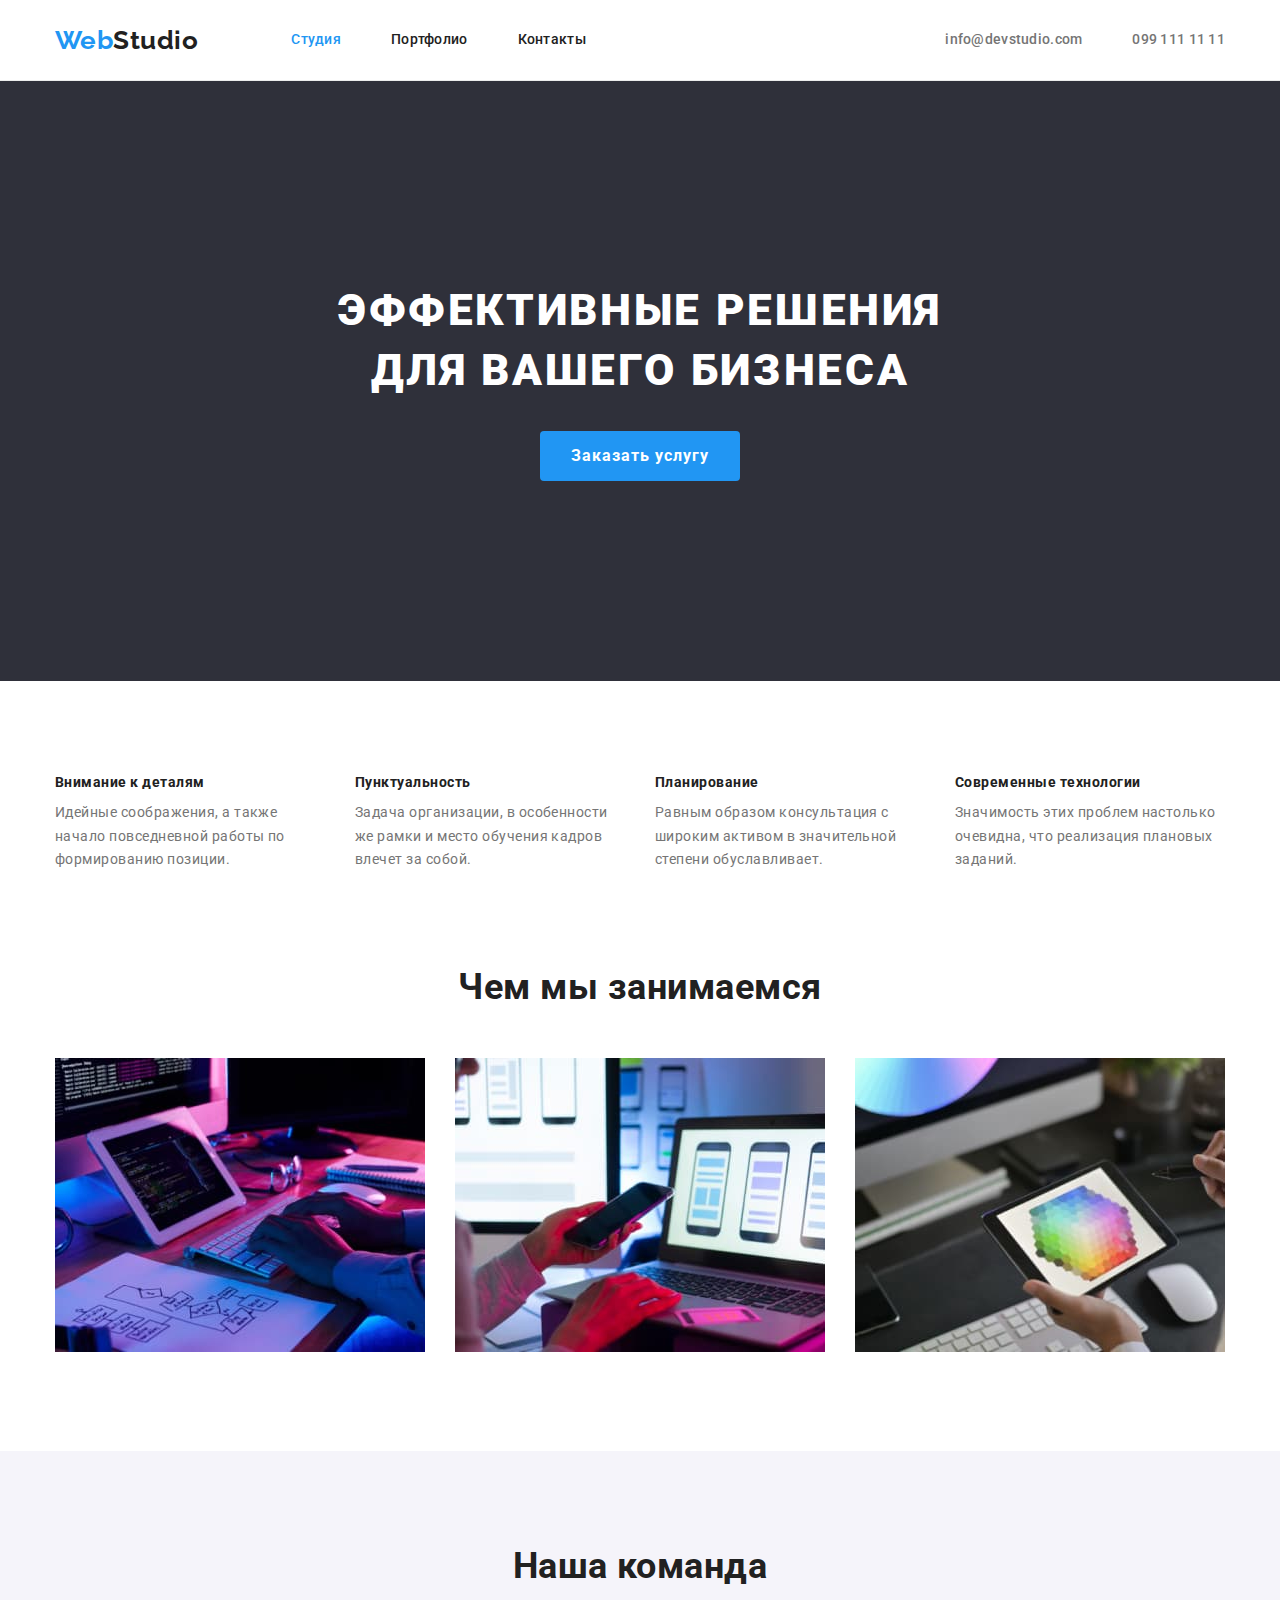
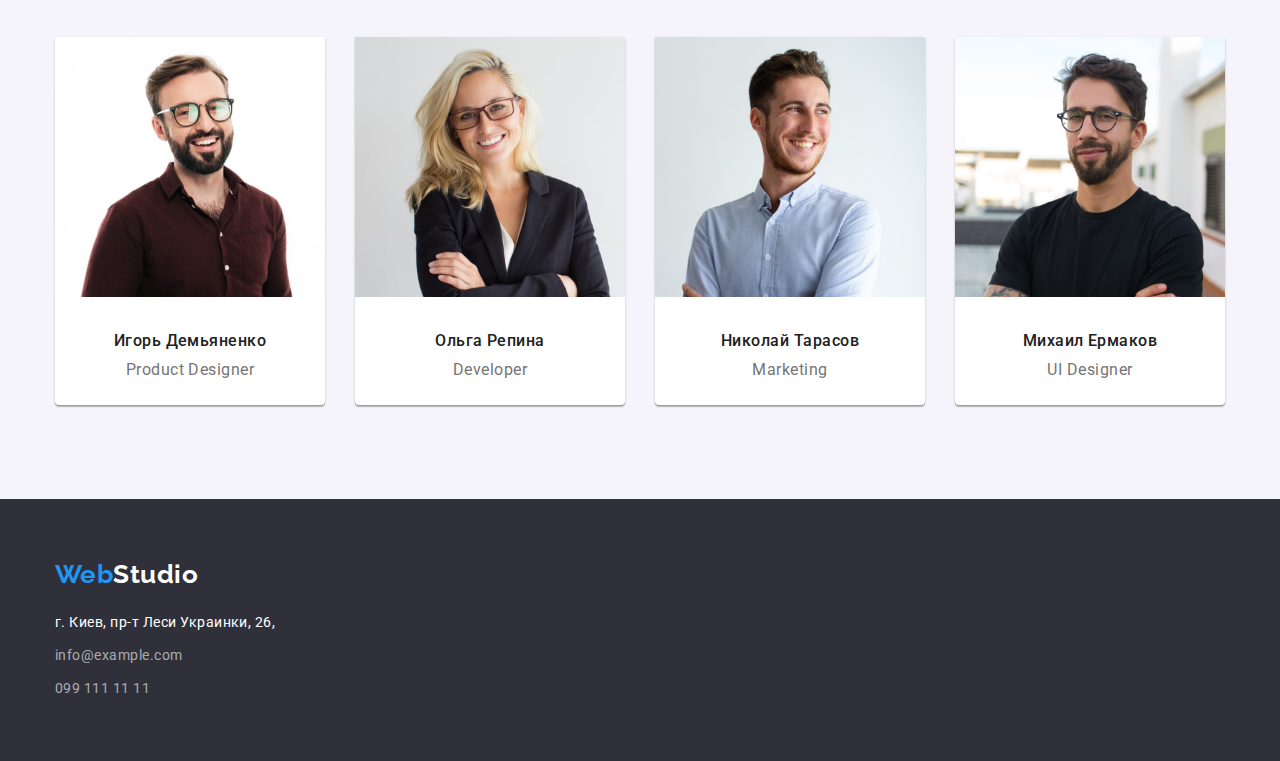
<file: index.html>
<!DOCTYPE html>
<html lang="ru">
  <head class="haeder">
    <meta charset="UTF-8" />
    <meta name="viewport" content="width=device-width, initial-scale=1.0" />
    <title>WebStudio</title>
    <link rel="preconnect" href="https://fonts.googleapis.com" />
    <link rel="preconnect" href="https://fonts.gstatic.com" crossorigin />
    <link
      href="https://fonts.googleapis.com/css2?family=Raleway:wght@700&family=Roboto:wght@400;500;700;900&display=swap"
      rel="stylesheet"
    />
    <link
      rel="stylesheet"
      href="https://cdnjs.cloudflare.com/ajax/libs/modern-normalize/1.1.0/modern-normalize.min.css"
    />
    <link rel="stylesheet" href="./css/styles.css" />
  </head>
  <body>
    <header class="top">
      <div class="container">
        <nav class="proto">
          <a class="logo" href="./index.html"><span class="web-logo">Web</span>Studio</a>
          <ul class="site-nav">
            <li class="item"><a class="link current" href="./index.html"> Студия</a></li>
            <li class="item"><a class="link" href="./portfolio.html"> Портфолио</a></li>
            <li class="item"><a class="link" href=""> Контакты</a></li>
          </ul>
          <ul class="auth-nav">
            <li class="item">
              <a class="link" href="mailto:info&#64;devstudio.com">info&#64;devstudio.com</a>
            </li>
            <li class="item"><a class="link" href="tel:0991111111">099 111 11 11</a></li>
          </ul>
        </nav>
      </div>
    </header>
    <main>
      <div>
        <section class="hero">
          <h1 class="hero-title">
            эффективные решения <br />
            для вашего бизнеса
          </h1>
          <button class="hero-button" type="button">Заказать услугу</button>
        </section>
      </div>
      <section class="section no-padding">
        <div class="container">
          <h2 class="section-title hide">особенности</h2>
          <!--H2 Скрыть при помощи CSS-->
          <ul class="hang-list">
            <li class="item">
              <h3 class="title">Внимание к деталям</h3>
              <p class="text">
                Идейные соображения, а также начало повседневной работы по формированию позиции.
              </p>
            </li>
            <li class="item">
              <h3 class="title">Пунктуальность</h3>
              <p class="text">
                Задача организации, в особенности же рамки и место обучения кадров влечет за собой.
              </p>
            </li>
            <li class="item">
              <h3 class="title">Планирование</h3>
              <p class="text">
                Равным образом консультация с широким активом в значительной степени обуславливает.
              </p>
            </li>
            <li class="item">
              <h3 class="title">Современные технологии</h3>
              <p class="text">
                Значимость этих проблем настолько очевидна, что реализация плановых заданий.
              </p>
            </li>
          </ul>
        </div>
      </section>
      <section class="section">
        <div class="container">
          <h2 class="section-title">Чем мы занимаемся</h2>
          <ul class="wwd-list">
            <li class="item">
              <img
                src="./images/example1.jpg"
                alt="работа на компьютере"
                width="370"
                height="294"
              />
            </li>
            <li class="item">
              <img
                src="./images/example2.jpg"
                alt="работа c мобильными устройствами"
                width="370"
                height="294"
              />
            </li>
            <li class="item">
              <img src="./images/example3.jpg" alt="работа с палитрой" width="370" height="294" />
            </li>
          </ul>
        </div>
      </section>
      <section class="section our-team">
        <div class="container">
          <h2 class="section-title">Наша команда</h2>
          <ul class="team-list">
            <div class="person">
              <li>
                <figure>
                <img
                  class="foto"
                  src="./images/igor.jpg"
                  alt="Игорь Демьяненко"
                  width="270"
                  height="260"
                />
                <figcaption>
                  <h3 class="title">Игорь Демьяненко</h3>
                  <p class="position">Product Designer</p>
                </figcaption>
              </figure>
            </li>
            </div>
            <div class="person">
              <li>
              <figure class="">
                <img
                  class="foto"
                  src="./images/olga.jpg"
                  alt="Ольга Репина"
                  width="270"
                  height="260"
                />
                <figcaption>
                  <h3 class="title">Ольга Репина</h3>
                  <p class="position">Developer</p>
                </figcaption>
              </figure>
            </li>
            </div>
            <div class="person">
              <li>
                <figure class="">
                  <img
                    class="foto"
                    src="./images/nikolay.jpg"
                    alt="Николай Тарасов"
                    width="270"
                    height="260"
                  />
                  <figcaption>
                    <h3 class="title">Николай Тарасов</h3>
                    <p class="position">Marketing</p>
                  </figcaption>
                </figure>
              </li>
            </div>
            <div class="person">
              <li>
              <figure class="">
                <img
                  class="foto"
                  src="./images/michail.jpg"
                  alt="Михаил Ермаков"
                  width="270"
                  height="260"
                />
                <figcaption>
                  <h3 class="title">Михаил Ермаков</h3>
                  <p class="position">UI Designer</p>
                </figcaption>
              </figure>
            </li>
          </ul>
            </div>
        </div>
      </section>
    </main>
    <footer class="footer">
      <div class="container">
        <div class="logobox"><a class="logo" href="./index.html"><span class="web-logo">Web</span>Studio</a></div>
        <address>
          <ul class="footer-list">
            <li class="item">г. Киев, пр-т Леси Украинки, 26,</li>
            <li class="item"><a class="link" href="mailto:info&#64;example.com">info&#64;example.com</a></li>
            <li class="item"><a class="link" href="tel:0991111111">099 111 11 11</a></li>
          </ul>
        </address>
      </div>
    </footer>
  </body>
</html>
</file>
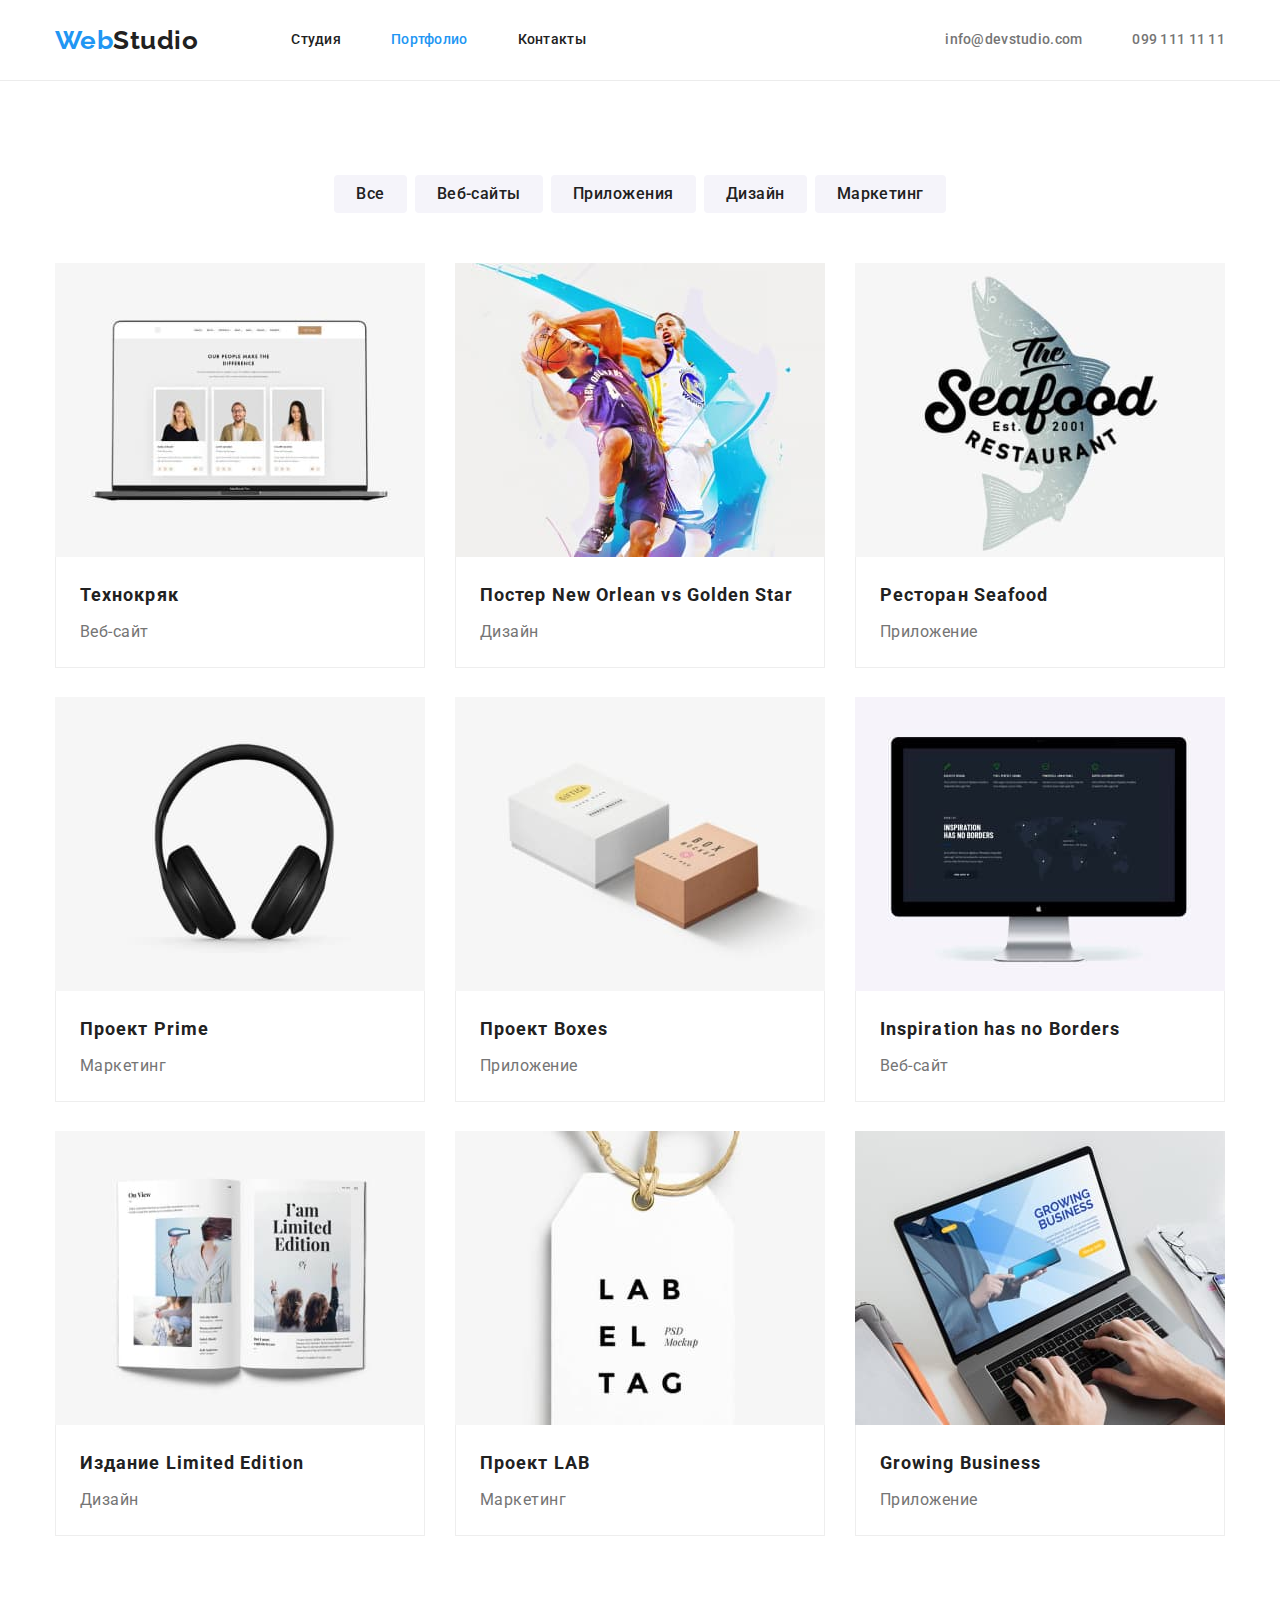
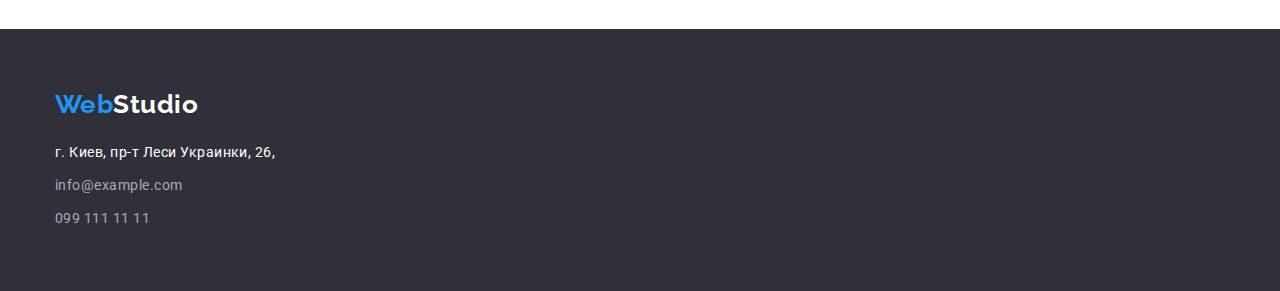
<file: portfolio.html>
<!DOCTYPE html>
<html lang="ru">
  <head class="haeder">
    <meta charset="UTF-8" />
    <meta name="viewport" content="width=device-width, initial-scale=1.0" />
    <title>WebStudio</title>
    <link rel="preconnect" href="https://fonts.googleapis.com" />
    <link rel="preconnect" href="https://fonts.gstatic.com" crossorigin />
    <link
      href="https://fonts.googleapis.com/css2?family=Raleway:wght@700&family=Roboto:wght@400;500;700;900&display=swap"
      rel="stylesheet"
    />
    <link
      rel="stylesheet"
      href="https://cdnjs.cloudflare.com/ajax/libs/modern-normalize/1.1.0/modern-normalize.min.css"
    />
    <link rel="stylesheet" href="./css/styles.css" />
  </head>
  <body>
    <header class="top">
      <div class="container">
        <nav class="proto">
          <a class="logo" href="./index.html"><span class="web-logo">Web</span>Studio</a>
          <ul class="site-nav">
            <li class="item"><a class="link" href="./index.html"> Студия</a></li>
            <li class="item"><a class="link current" href="./portfolio.html"> Портфолио</a></li>
            <li class="item"><a class="link" href=""> Контакты</a></li>
          </ul>
          <ul class="auth-nav">
            <li class="item">
              <a class="link" href="mailto:info&#64;devstudio.com">info&#64;devstudio.com</a>
            </li>
            <li class="item"><a class="link" href="tel:0991111111">099 111 11 11</a></li>
          </ul>
        </nav>
      </div>
    </header>
    <main>
      <section class="section">
        <h1 class="filter hide">Сортировка</h1>
        <!--скрыть потом через CSS-->

        <div class="container">
          <ul class="sorting">
            <li class="sort-butt"><button type="button">Все</button></li>
            <li class="sort-butt"><button type="button">Веб-сайты</button></li>
            <li class="sort-butt"><button type="button">Приложения</button></li>
            <li class="sort-butt"><button type="button">Дизайн</button></li>
            <li class="sort-butt"><button type="button">Маркетинг</button></li>
          </ul>
        </div>

        <h2 class="hide">Примеры</h2>
        <!--скрыть потом через CSS-->
        <div class="container">
          <ul class="sort-list">
            <li class="cards">
              <figure>
                <img
                  class="foto"
                  src="./images/tecnocrack.jpg"
                  alt="Технокряк"
                  width="370"
                  height="294"
                />
                <figcaption class="borders">
                  <h3 class="title">Технокряк</h3>
                  <p class="sort">Веб-сайт</p>
                </figcaption>
              </figure>
            </li>

            <li class="cards">
              <figure>
                <img
                  class="foto"
                  src="./images/poster.jpg"
                  alt="Постер New Orlean vs Golden Star"
                  width="370"
                  height="294"
                />
                <figcaption class="borders">
                  <h3 class="title">Постер New Orlean vs Golden Star</h3>
                  <p class="sort">Дизайн</p>
                </figcaption>
              </figure>
            </li>

            <li class="cards">
              <figure>
                <img
                  class="foto"
                  src="./images/seafood.jpg"
                  alt="Ресторан Seafood"
                  width="370"
                  height="294"
                />
                <figcaption class="borders">
                  <h3 class="title">Ресторан Seafood</h3>
                  <p class="sort">Приложение</p>
                </figcaption>
              </figure>
            </li>

            <li class="cards">
              <figure>
                <img
                  class="foto"
                  src="./images/prime.jpg"
                  alt="Проект Prime"
                  width="370"
                  height="294"
                />
                <figcaption class="borders">
                  <h3 class="title">Проект Prime</h3>
                  <p class="sort">Маркетинг</p>
                </figcaption>
              </figure>
            </li>

            <li class="cards">
              <figure>
                <img
                  class="foto"
                  src="./images/boxes.jpg"
                  alt="Проект Boxes"
                  width="370"
                  height="294"
                />
                <figcaption class="borders">
                  <h3 class="title">Проект Boxes</h3>
                  <p class="sort">Приложение</p>
                </figcaption>
              </figure>
            </li>

            <li class="cards">
              <figure>
                <img
                  class="foto"
                  src="./images/monitor.jpg"
                  alt="Inspiration has no Borders"
                  width="370"
                  height="294"
                />
                <figcaption class="borders">
                  <h3 class="title">Inspiration has no Borders</h3>
                  <p class="sort">Веб-сайт</p>
                </figcaption>
              </figure>
            </li>

            <li class="cards">
              <figure>
                <img
                  class="foto"
                  src="./images/limited.jpg"
                  alt="Издание Limited Edition"
                  width="370"
                  height="294"
                />
                <figcaption class="borders">
                  <h3 class="title">Издание Limited Edition</h3>
                  <p class="sort">Дизайн</p>
                </figcaption>
              </figure>
            </li>

            <li class="cards">
              <figure>
                <img
                  class="foto"
                  src="./images/lab.jpg"
                  alt="Проект LAB"
                  width="370"
                  height="294"
                />
                <figcaption class="borders">
                  <h3 class="title">Проект LAB</h3>
                  <p class="sort">Маркетинг</p>
                </figcaption>
              </figure>
            </li>

            <li class="cards">
              <figure>
                <img
                  class="foto"
                  src="./images/busines.jpg"
                  alt="Growing Business"
                  width="370"
                  height="294"
                />
                <figcaption class="borders">
                  <h3 class="title">Growing Business</h3>
                  <p class="sort">Приложение</p>
                </figcaption>
              </figure>
            </li>
          </ul>
        </div>
      </section>
    </main>
    <footer class="footer">
      <div class="container">
        <div class="logobox">
          <a class="logo" href="./index.html"><span class="web-logo">Web</span>Studio</a>
        </div>
        <address>
          <ul class="footer-list">
            <li class="item">г. Киев, пр-т Леси Украинки, 26,</li>
            <li class="item">
              <a class="link" href="mailto:info&#64;example.com">info&#64;example.com</a>
            </li>
            <li class="item"><a class="link" href="tel:0991111111">099 111 11 11</a></li>
          </ul>
        </address>
      </div>
    </footer>
  </body>
</html>
</file>
<file: css/styles.css>
:root {
    --primary-text-color: #757575;
    --secondary-text-color: #212121;
    --accent-color: #2196F3;
    --primary-white-color: #ffffff;
    --footer-text-color: rgba(255, 255, 255, 0.6);
    --footer-bkg-color: #2F303A;
}

body {
    color: var(--primary-text-color);
    background-color: var(--primary-white-color);
    font-family: roboto, sans-serif;
    letter-spacing: 0.03em;
    text-decoration: none;
}
ul {
    list-style: none;
    padding: 0;
    margin: 0;
}

.section {
    padding-top: 94px;
    padding-bottom: 94px;
}

.section.no-padding {
    padding-bottom: 0;
}

.link {
    text-decoration: inherit;
}

.list {
    padding: 0;
}
/* Header */

.container {
    margin-left: auto;
    margin-right: auto;
    width: 1200px;
    padding: 0 15px;
       
}
.proto {
    display: flex;
    align-items: center;
}

.proto .link {
    display: block;
    padding-top: 32px;
    padding-bottom: 32px;
}

.top {
    border-bottom: 1px solid #ECECEC;
}

.logo{
    color: var(--secondary-text-color);
    font-family: raleway, sans-serif;
    font-weight: 700;
    font-size: 26px;
    line-height: 1.19;
    text-decoration: inherit;
}
.web-logo {
    color: var(--accent-color)
}

.site-nav {
    margin-left: 93px;
}

.site-nav, .auth-nav {
    margin-top: 0;
    margin-bottom: 0;
    padding: 0;
    font-weight: 500;
    font-size: 14px;
    line-height: 1.14;
    letter-spacing: 0.02em;
    display: flex;
}
.site-nav .item:not(:last-child),
.auth-nav .item:not(:last-child)  {
    margin-right: 50px;
}
.site-nav .link.current {
    color: var(--accent-color);
}
.site-nav .link {
    color: var(--secondary-text-color);
    font-weight: 500;
    font-size: 14px;
    line-height: 1.14;
    letter-spacing: 0.02em;
    
}
.site-nav .link:hover, 
.site-nav .link:focus {
color: var(--accent-color)
}

.auth-nav {
    margin-left: auto;
}

.auth-nav .link {
    color: var(--primary-text-color);
    font-weight: 500;
    font-size: 14px;
    line-height: 1.14;
    letter-spacing: 0.02em;
    
}
.auth-nav .link:hover,
.auth-nav .link:focus 
{
    color: var(--accent-color)
}

.hero {
   color: #FFFFFF;
    background-color: #2F303A; 
    text-align: center;
    
}

.hero-title  {
    
    font-weight: 900;
    font-size: 44px;
    line-height: 1.36;
    text-align: center;
    letter-spacing: 0.06em;
    text-transform: uppercase;
    margin-bottom: 30px;
    margin-top: 0;
padding-top: 200px;
}

.hero-button  {
    width: 200px;
    height: 50px;
font-weight: 700;
font-size: 16px;
line-height: 1.88;
text-align: center;
letter-spacing: 0.06em;
color: var(--primary-white-color);
background-color: var(--accent-color);
margin-bottom: 200px;;

}
.section-title {
    color: var(--secondary-text-color);
    margin: 0;
}


.hang-list{
    display: flex;
    flex-wrap: wrap;
    margin: 0;
}
.hang-list .item {
    width: 270px;
}
.hang-list .item:not(:last-child) {
    margin-right: 30px;
}

.hang-list .title {
    color: var(--secondary-text-color);
    font-weight: 700;
    font-size: 14px;
    line-height: 1.14;
    margin: 0;
   /* padding-top: 94px; */
    padding-bottom: 10px;
}

.hang-list .text {
    font-size: 14px;
    line-height: 1.71;
    margin: 0;
    
}

.wwd-list .item:not(:last-child) {
    margin-right: 30px;}

.wwd-list {
    display: flex;
    flex-wrap: wrap;
   /* padding-bottom: 94px; */
    margin: 0;
    
}




.section-title {
    font-weight: 700;
    font-size: 36px;
    line-height: 1.17;
    text-align: center;
    padding-bottom: 50px;
    /* padding-top: 94px; */
    margin: 0;
}

.our-team {
    background-color: #F5F4FA;
}
.team-list {
    display: flex;
   /* padding-bottom: 94px; */
}
.team-list .title {
    color: var(--secondary-text-color);
    font-weight: 500;
    font-size: 16px;
    line-height: 1.19;
    padding-bottom: 10px;
    margin: 0;
}

.team-list .position {
    font-size: 16px;
    line-height: 1.19;
    padding-bottom: 30px;
    margin: 0;
}

.team-list .foto {
    margin-bottom: 30px;
    border-radius: 0px;
}

.person figure {
    width: 270px;
    height: 368px;
    background: #FFFFFF;    
    box-shadow: 0px 1px 3px rgba(0, 0, 0, 0.12),
    0px 1px 1px rgba(0, 0, 0, 0.14),
    0px 2px 1px rgba(0, 0, 0, 0.2);
    border-radius: 0px 0px 4px 4px;
    text-align: center;
}

    
.team-list .person  {
    margin: 0;
}
.team-list .person:not(:last-child) {
    margin-right: 30px;
}

.footer {
    color: var(--primary-white-color);
    background-color: var(--footer-bkg-color);
    font-size: 14px;
    line-height: 1.71;
    display: block;
}
.footer-list {
    margin: 0;
    display: block;
}

.logobox {
   padding-top: 60px;
    padding-bottom: 20px; 
}

.footer .link {
    color: var(--footer-text-color)
}
.footer .logo {
    color: var(--primary-white-color);
    
}
.footer .link:hover,
.footer .link:focus {
    color: var(--accent-color)
}

.footer-list .item:not(:last-child) {
    padding-bottom: 9px;
}

.footer .container {
    padding-bottom: 60px;
}
/*Портфолио*/

.filter {
    color: --secondary-text-color;
    font-weight: 500;
    font-size: 16px;
    line-height: 1.62;
    text-align: center;
}
button {
    font-weight: 500;
    font-size: 16px;
    line-height: 1.62;
    text-align: center;
    letter-spacing: 0.03em;
    color: var(--secondary-text-color);
    cursor: pointer;
    background-color: #F5F4FA;
    padding: 6px 22px;
    border-radius: 4px;
    border: transparent;
    height: 38px;
}
button:hover,
button:focus {
    background: var(--accent-color);
    color: var(--primary-white-color)
}

.sort-list {
display: flex;
flex-wrap: wrap;
/*padding-bottom: 94px; */
}

.sort-list .title {
    font-weight: 700;
    font-size: 18px;
    line-height: 2;
    letter-spacing: 0.06em;
    color: var(--secondary-text-color);
}

.sort-list .sort {
    font-size: 16px;
    line-height: 1.86;
}

.container .sorting {
    margin-bottom: 50px;
}



.hide {
    display: none;
    background-color: tomato;
}

.sorting {
    display: flex;
    align-items: flex-end;
    justify-content: center;
   /* margin-top: 94px; */
    margin-bottom: 50px;
}

.sort-butt:not(:last-child) {
    padding-right: 8px;
}
.cards {
    width: 370px;
    height: 404px;
    margin-right: 30px;
    margin-bottom: 30px;

    background: #FFFFFF;
    
    box-sizing: border-box;
    
    
}

.cards:nth-child(3n) {
    margin-right: 0;
}

.cards:nth-last-child(-n +3) {
    margin-bottom: 0;
}

.sort-list p, figure, h3 {
    margin: 0;
}

.cards .foto {
    margin-bottom: -4px;
}

.cards .title {
    padding-top: 20px;
    margin-bottom: 4px;
    padding-left: 24px;
}

.cards .sort {
    margin-bottom: 20px;
    padding-left: 24px;
}

.borders {
    
border: 1px solid #eeeeee;;
border-top-width: 0;
box-sizing: border-box;

   
}
address {
    font-style: normal;
}
/* coment */
</file>
